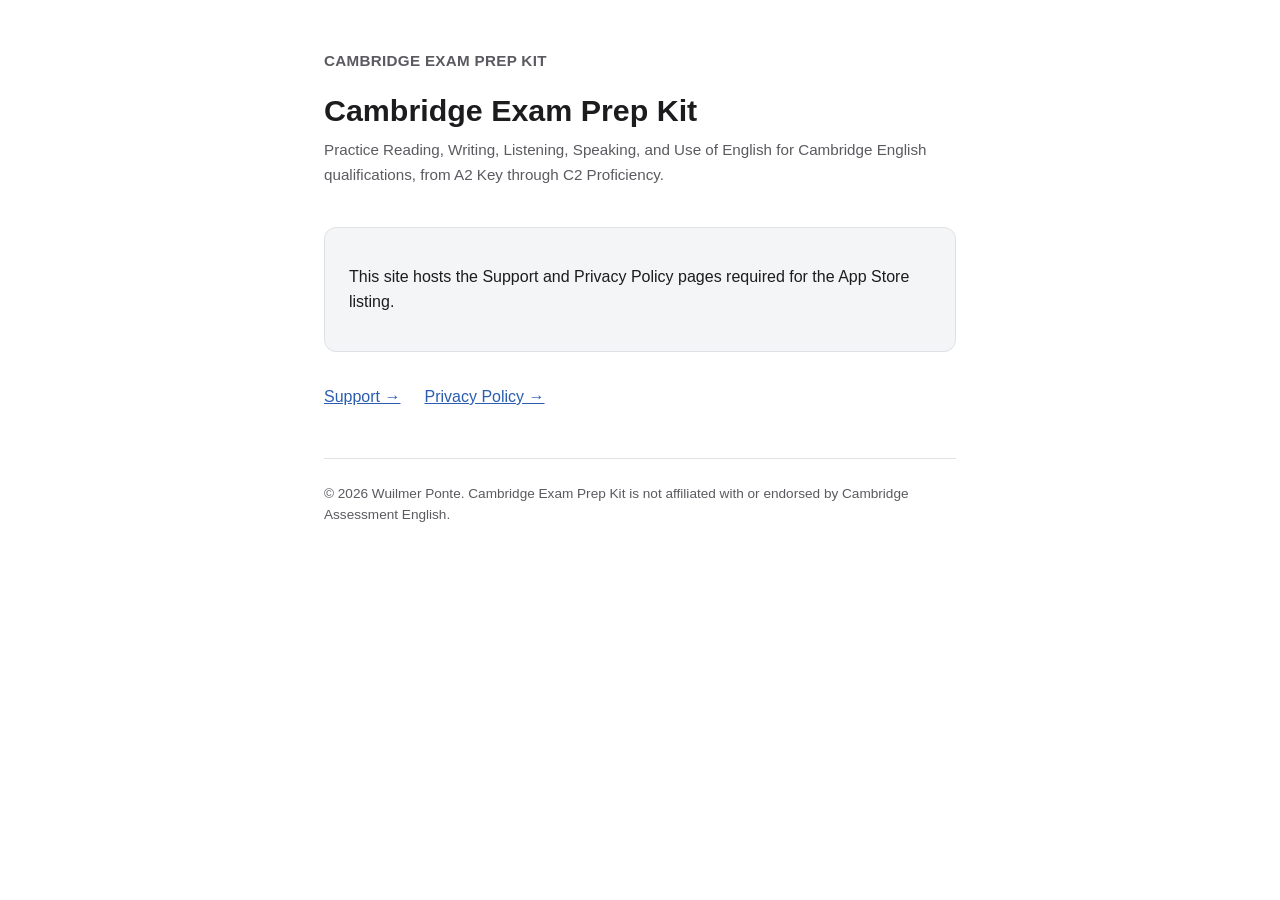
<file: index.html>
<!doctype html>
<html lang="en">
<head>
<meta charset="utf-8">
<meta name="viewport" content="width=device-width, initial-scale=1">
<title>Cambridge Exam Prep Kit</title>
<link rel="stylesheet" href="style.css">
</head>
<body>
<div class="wrap">
  <header class="page">
    <span class="mark">CAMBRIDGE EXAM PREP KIT</span>
    <h1>Cambridge Exam Prep Kit</h1>
    <p class="subtitle">Practice Reading, Writing, Listening, Speaking, and Use of English for Cambridge English qualifications, from A2 Key through C2 Proficiency.</p>
  </header>

  <div class="card">
    <p>This site hosts the Support and Privacy Policy pages required for the App Store listing.</p>
  </div>

  <div class="nav-links">
    <a href="support.html">Support →</a>
    <a href="privacy.html">Privacy Policy →</a>
  </div>

  <footer>
    &copy; 2026 Wuilmer Ponte. Cambridge Exam Prep Kit is not affiliated with or endorsed by Cambridge Assessment English.
  </footer>
</div>
</body>
</html>
</file>
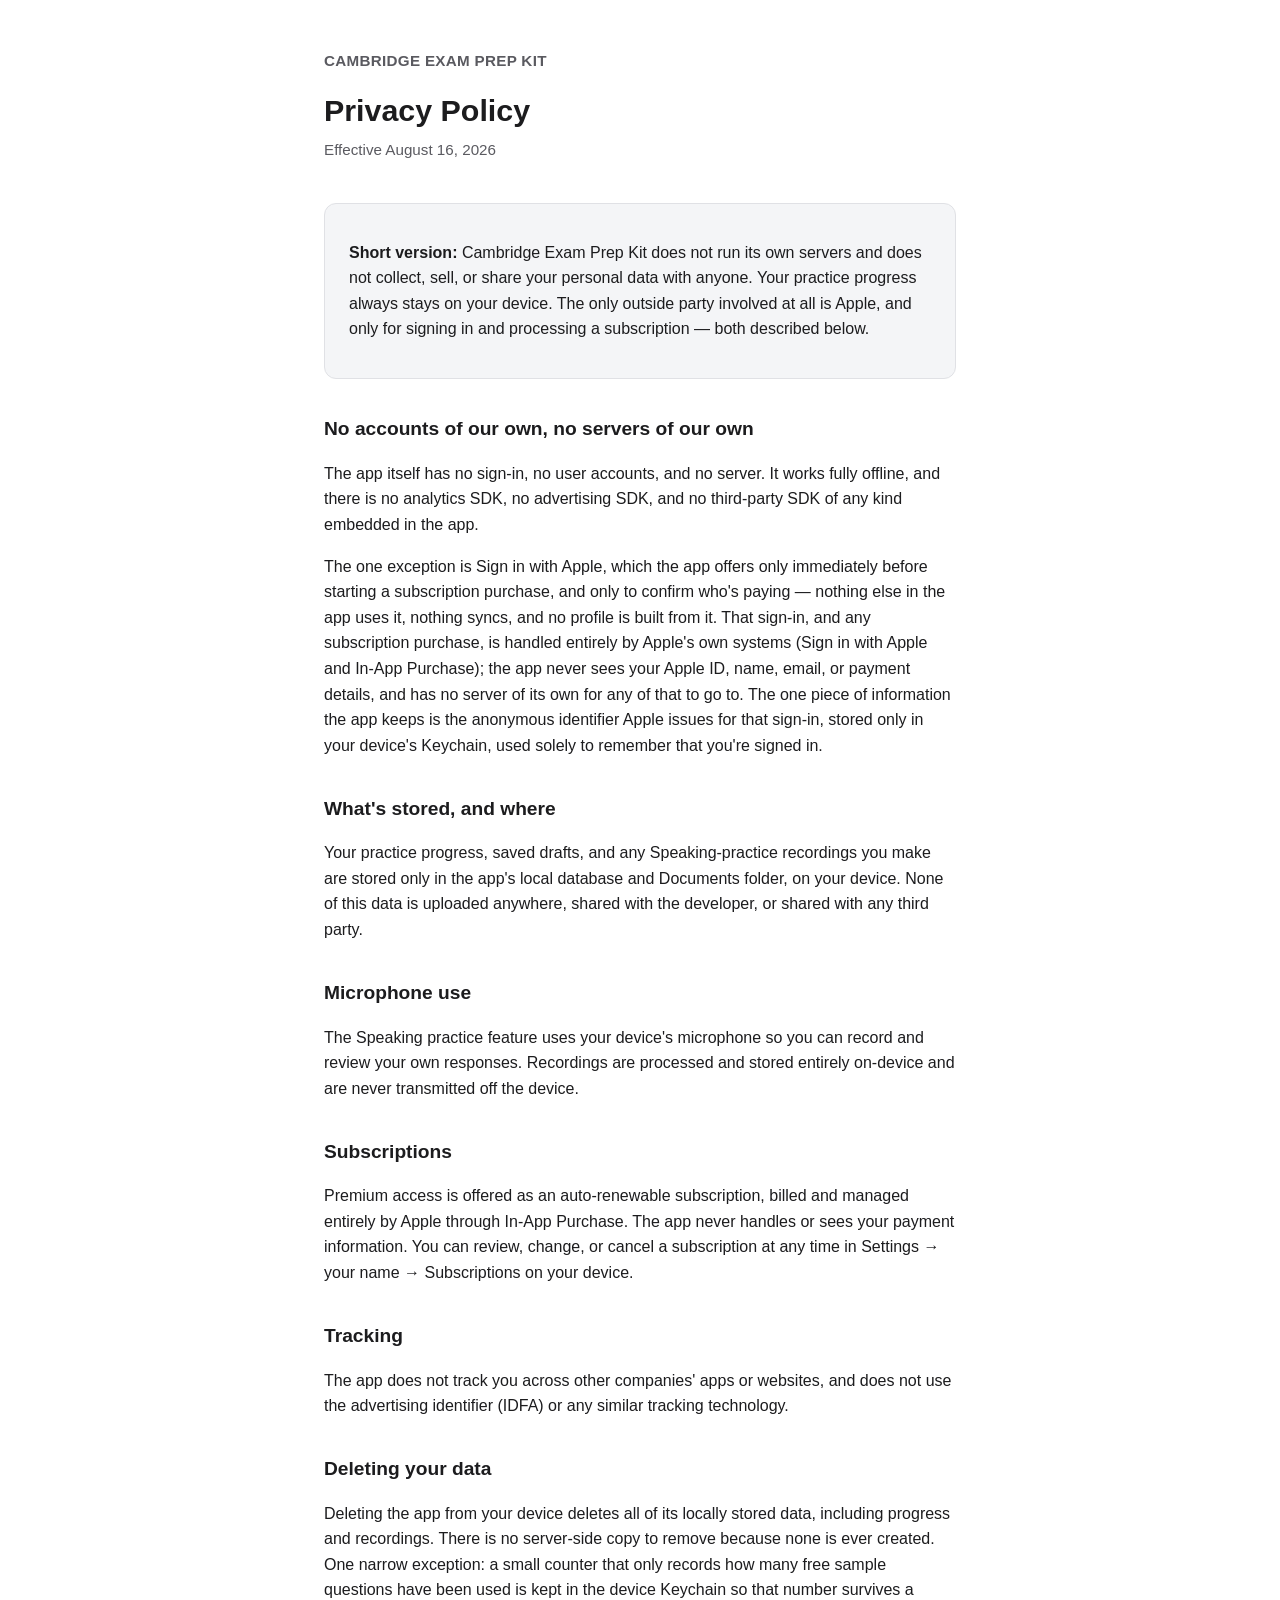
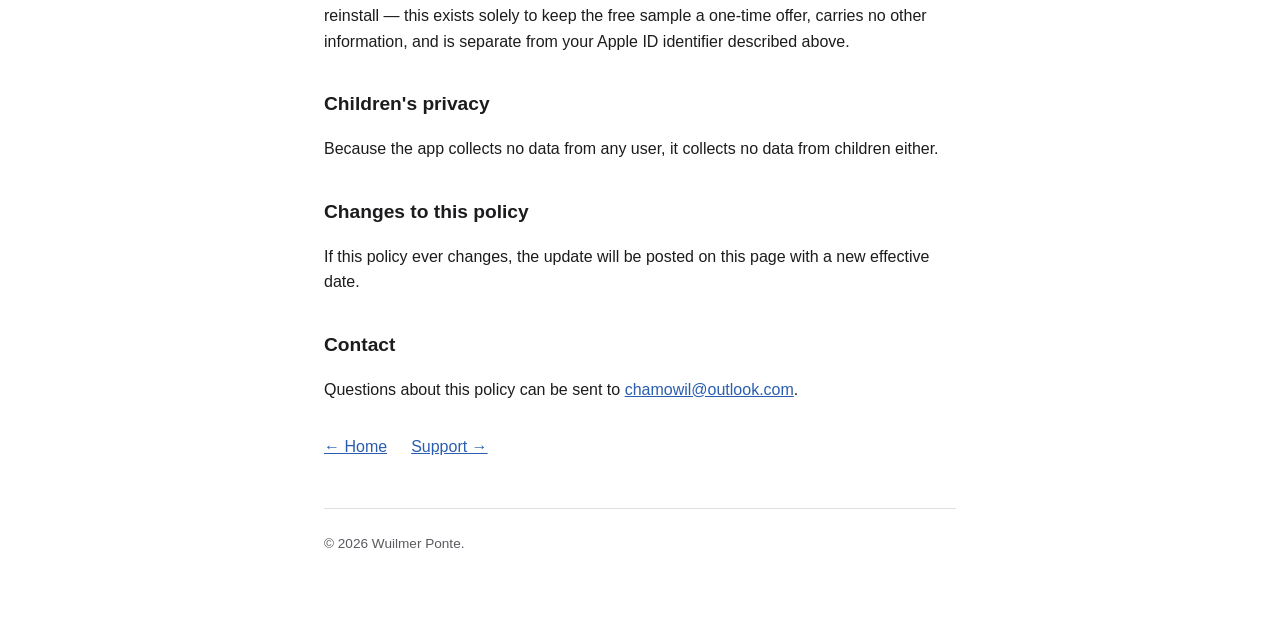
<file: privacy.html>
<!doctype html>
<html lang="en">
<head>
<meta charset="utf-8">
<meta name="viewport" content="width=device-width, initial-scale=1">
<title>Privacy Policy — Cambridge Exam Prep Kit</title>
<link rel="stylesheet" href="style.css">
</head>
<body>
<div class="wrap">
  <header class="page">
    <a class="mark" href="index.html">CAMBRIDGE EXAM PREP KIT</a>
    <h1>Privacy Policy</h1>
    <p class="subtitle">Effective August 16, 2026</p>
  </header>

  <div class="card">
    <p><strong>Short version:</strong> Cambridge Exam Prep Kit does not run its own servers and does not collect, sell, or share your personal data with anyone. Your practice progress always stays on your device. The only outside party involved at all is Apple, and only for signing in and processing a subscription — both described below.</p>
  </div>

  <h2>No accounts of our own, no servers of our own</h2>
  <p>The app itself has no sign-in, no user accounts, and no server. It works fully offline, and there is no analytics SDK, no advertising SDK, and no third-party SDK of any kind embedded in the app.</p>
  <p>The one exception is Sign in with Apple, which the app offers only immediately before starting a subscription purchase, and only to confirm who's paying — nothing else in the app uses it, nothing syncs, and no profile is built from it. That sign-in, and any subscription purchase, is handled entirely by Apple's own systems (Sign in with Apple and In-App Purchase); the app never sees your Apple ID, name, email, or payment details, and has no server of its own for any of that to go to. The one piece of information the app keeps is the anonymous identifier Apple issues for that sign-in, stored only in your device's Keychain, used solely to remember that you're signed in.</p>

  <h2>What's stored, and where</h2>
  <p>Your practice progress, saved drafts, and any Speaking-practice recordings you make are stored only in the app's local database and Documents folder, on your device. None of this data is uploaded anywhere, shared with the developer, or shared with any third party.</p>

  <h2>Microphone use</h2>
  <p>The Speaking practice feature uses your device's microphone so you can record and review your own responses. Recordings are processed and stored entirely on-device and are never transmitted off the device.</p>

  <h2>Subscriptions</h2>
  <p>Premium access is offered as an auto-renewable subscription, billed and managed entirely by Apple through In-App Purchase. The app never handles or sees your payment information. You can review, change, or cancel a subscription at any time in Settings → your name → Subscriptions on your device.</p>

  <h2>Tracking</h2>
  <p>The app does not track you across other companies' apps or websites, and does not use the advertising identifier (IDFA) or any similar tracking technology.</p>

  <h2>Deleting your data</h2>
  <p>Deleting the app from your device deletes all of its locally stored data, including progress and recordings. There is no server-side copy to remove because none is ever created. One narrow exception: a small counter that only records how many free sample questions have been used is kept in the device Keychain so that number survives a reinstall — this exists solely to keep the free sample a one-time offer, carries no other information, and is separate from your Apple ID identifier described above.</p>

  <h2>Children's privacy</h2>
  <p>Because the app collects no data from any user, it collects no data from children either.</p>

  <h2>Changes to this policy</h2>
  <p>If this policy ever changes, the update will be posted on this page with a new effective date.</p>

  <h2>Contact</h2>
  <p>Questions about this policy can be sent to <a href="mailto:chamowil@outlook.com">chamowil@outlook.com</a>.</p>

  <div class="nav-links">
    <a href="index.html">← Home</a>
    <a href="support.html">Support →</a>
  </div>

  <footer>
    &copy; 2026 Wuilmer Ponte.
  </footer>
</div>
</body>
</html>
</file>
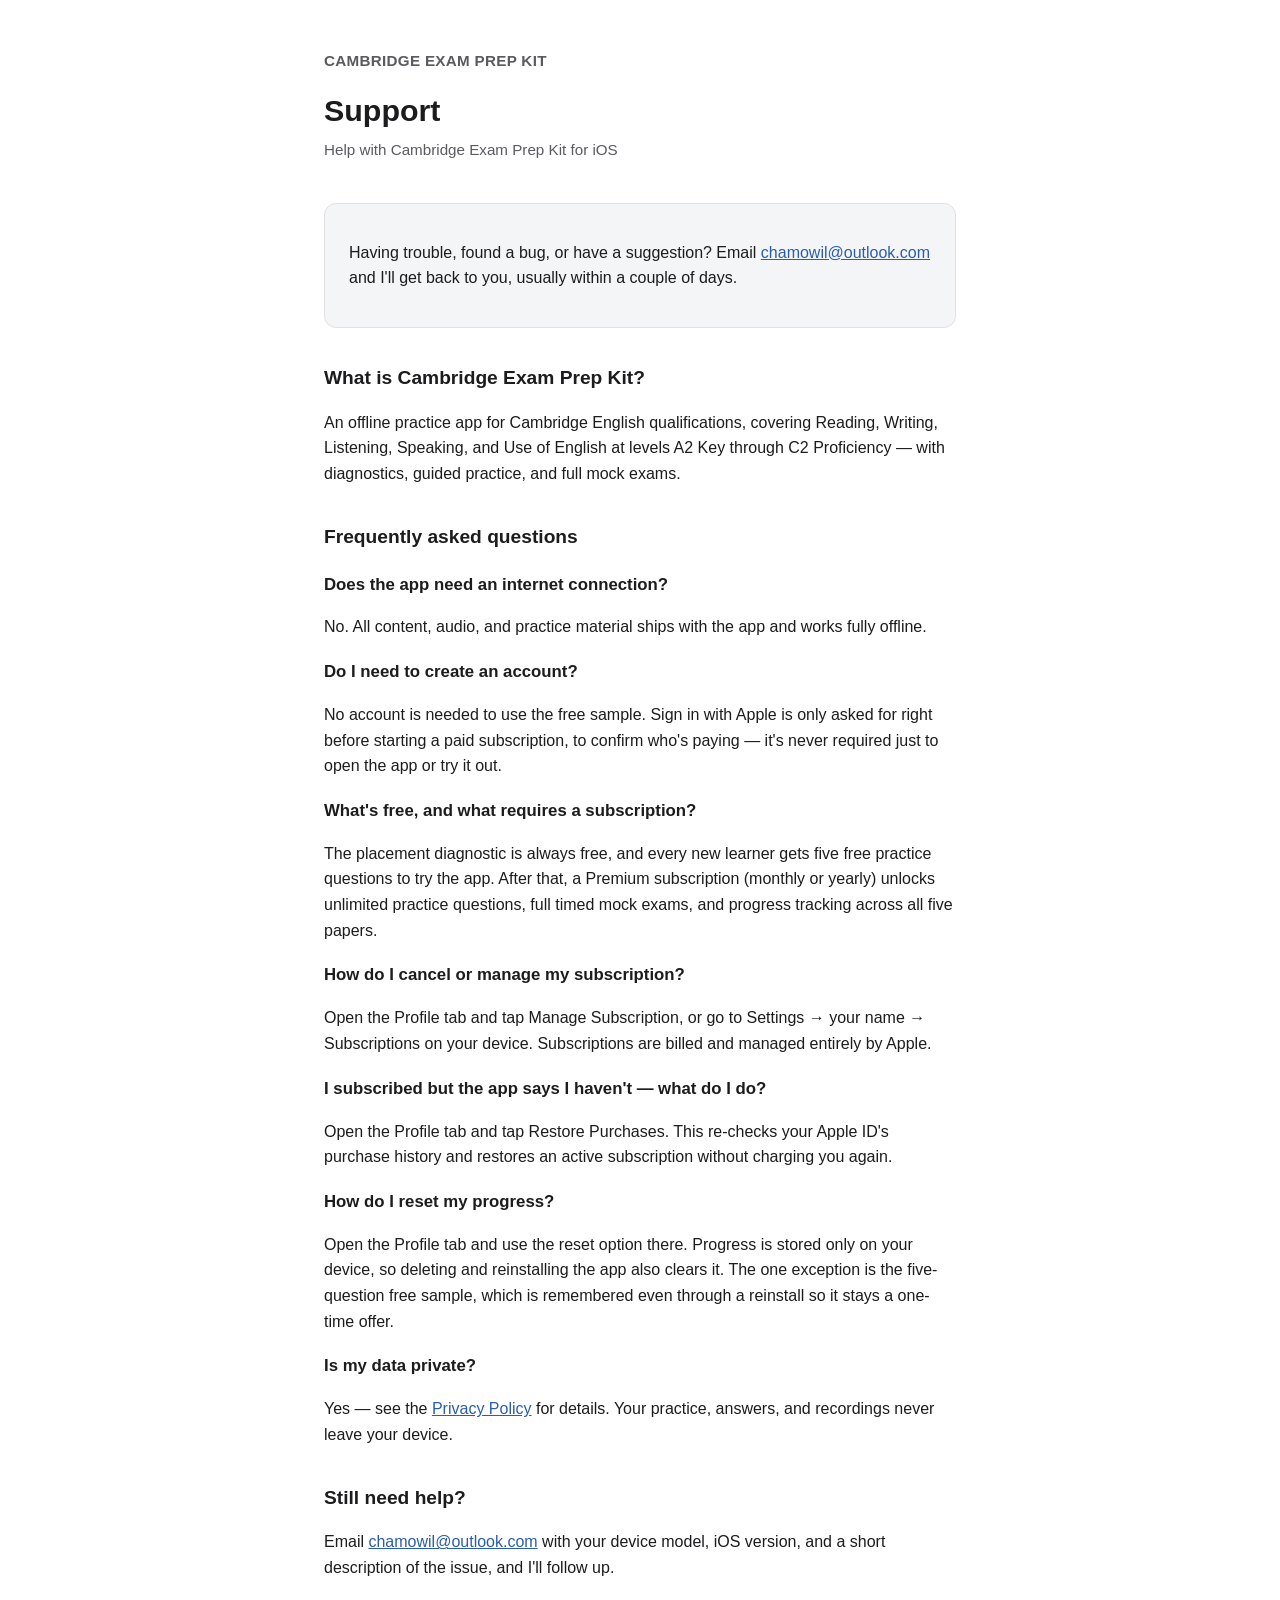
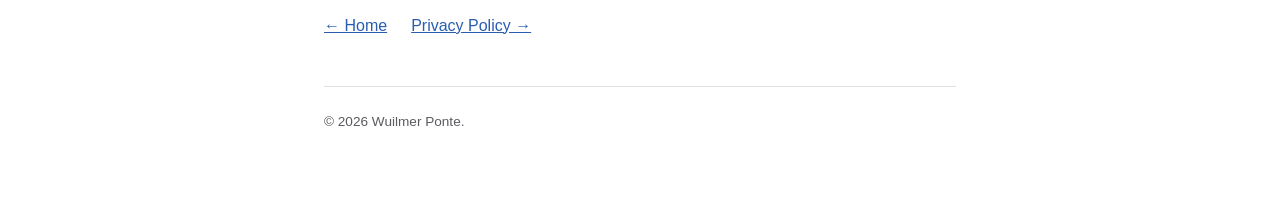
<file: support.html>
<!doctype html>
<html lang="en">
<head>
<meta charset="utf-8">
<meta name="viewport" content="width=device-width, initial-scale=1">
<title>Support — Cambridge Exam Prep Kit</title>
<link rel="stylesheet" href="style.css">
</head>
<body>
<div class="wrap">
  <header class="page">
    <a class="mark" href="index.html">CAMBRIDGE EXAM PREP KIT</a>
    <h1>Support</h1>
    <p class="subtitle">Help with Cambridge Exam Prep Kit for iOS</p>
  </header>

  <div class="card">
    <p>Having trouble, found a bug, or have a suggestion? Email <a href="mailto:chamowil@outlook.com">chamowil@outlook.com</a> and I'll get back to you, usually within a couple of days.</p>
  </div>

  <h2>What is Cambridge Exam Prep Kit?</h2>
  <p>An offline practice app for Cambridge English qualifications, covering Reading, Writing, Listening, Speaking, and Use of English at levels A2 Key through C2 Proficiency — with diagnostics, guided practice, and full mock exams.</p>

  <h2>Frequently asked questions</h2>

  <h2 style="margin-top:1.2rem; font-size:1.05rem;">Does the app need an internet connection?</h2>
  <p>No. All content, audio, and practice material ships with the app and works fully offline.</p>

  <h2 style="margin-top:1.2rem; font-size:1.05rem;">Do I need to create an account?</h2>
  <p>No account is needed to use the free sample. Sign in with Apple is only asked for right before starting a paid subscription, to confirm who's paying — it's never required just to open the app or try it out.</p>

  <h2 style="margin-top:1.2rem; font-size:1.05rem;">What's free, and what requires a subscription?</h2>
  <p>The placement diagnostic is always free, and every new learner gets five free practice questions to try the app. After that, a Premium subscription (monthly or yearly) unlocks unlimited practice questions, full timed mock exams, and progress tracking across all five papers.</p>

  <h2 style="margin-top:1.2rem; font-size:1.05rem;">How do I cancel or manage my subscription?</h2>
  <p>Open the Profile tab and tap Manage Subscription, or go to Settings → your name → Subscriptions on your device. Subscriptions are billed and managed entirely by Apple.</p>

  <h2 style="margin-top:1.2rem; font-size:1.05rem;">I subscribed but the app says I haven't — what do I do?</h2>
  <p>Open the Profile tab and tap Restore Purchases. This re-checks your Apple ID's purchase history and restores an active subscription without charging you again.</p>

  <h2 style="margin-top:1.2rem; font-size:1.05rem;">How do I reset my progress?</h2>
  <p>Open the Profile tab and use the reset option there. Progress is stored only on your device, so deleting and reinstalling the app also clears it. The one exception is the five-question free sample, which is remembered even through a reinstall so it stays a one-time offer.</p>

  <h2 style="margin-top:1.2rem; font-size:1.05rem;">Is my data private?</h2>
  <p>Yes — see the <a href="privacy.html">Privacy Policy</a> for details. Your practice, answers, and recordings never leave your device.</p>

  <h2>Still need help?</h2>
  <p>Email <a href="mailto:chamowil@outlook.com">chamowil@outlook.com</a> with your device model, iOS version, and a short description of the issue, and I'll follow up.</p>

  <div class="nav-links">
    <a href="index.html">← Home</a>
    <a href="privacy.html">Privacy Policy →</a>
  </div>

  <footer>
    &copy; 2026 Wuilmer Ponte.
  </footer>
</div>
</body>
</html>
</file>
<file: style.css>
:root {
  --bg: #ffffff;
  --fg: #1c1c1e;
  --muted: #5a5a60;
  --accent: #2a5db0;
  --card: #f4f5f7;
  --border: #e0e1e5;
}

@media (prefers-color-scheme: dark) {
  :root {
    --bg: #121214;
    --fg: #f0f0f2;
    --muted: #a8a8ae;
    --accent: #7fb0ff;
    --card: #1c1c1f;
    --border: #2c2c30;
  }
}

* { box-sizing: border-box; }

body {
  margin: 0;
  background: var(--bg);
  color: var(--fg);
  font-family: -apple-system, BlinkMacSystemFont, "Segoe UI", Helvetica, Arial, sans-serif;
  line-height: 1.6;
}

.wrap {
  max-width: 680px;
  margin: 0 auto;
  padding: 3rem 1.5rem 5rem;
}

header.page {
  margin-bottom: 2.5rem;
}

.mark {
  font-weight: 700;
  font-size: 0.95rem;
  letter-spacing: 0.02em;
  color: var(--muted);
  text-decoration: none;
}

h1 {
  font-size: 1.9rem;
  margin: 0.75rem 0 0.25rem;
}

.subtitle {
  color: var(--muted);
  margin: 0 0 0.5rem;
  font-size: 0.95rem;
}

h2 {
  font-size: 1.2rem;
  margin-top: 2.2rem;
}

p, li {
  color: var(--fg);
}

a {
  color: var(--accent);
}

.card {
  background: var(--card);
  border: 1px solid var(--border);
  border-radius: 12px;
  padding: 1.25rem 1.5rem;
  margin: 1.5rem 0;
}

.nav-links {
  display: flex;
  gap: 1.5rem;
  margin-top: 2rem;
}

footer {
  margin-top: 3rem;
  padding-top: 1.5rem;
  border-top: 1px solid var(--border);
  color: var(--muted);
  font-size: 0.85rem;
}

ul {
  padding-left: 1.2rem;
}
</file>
